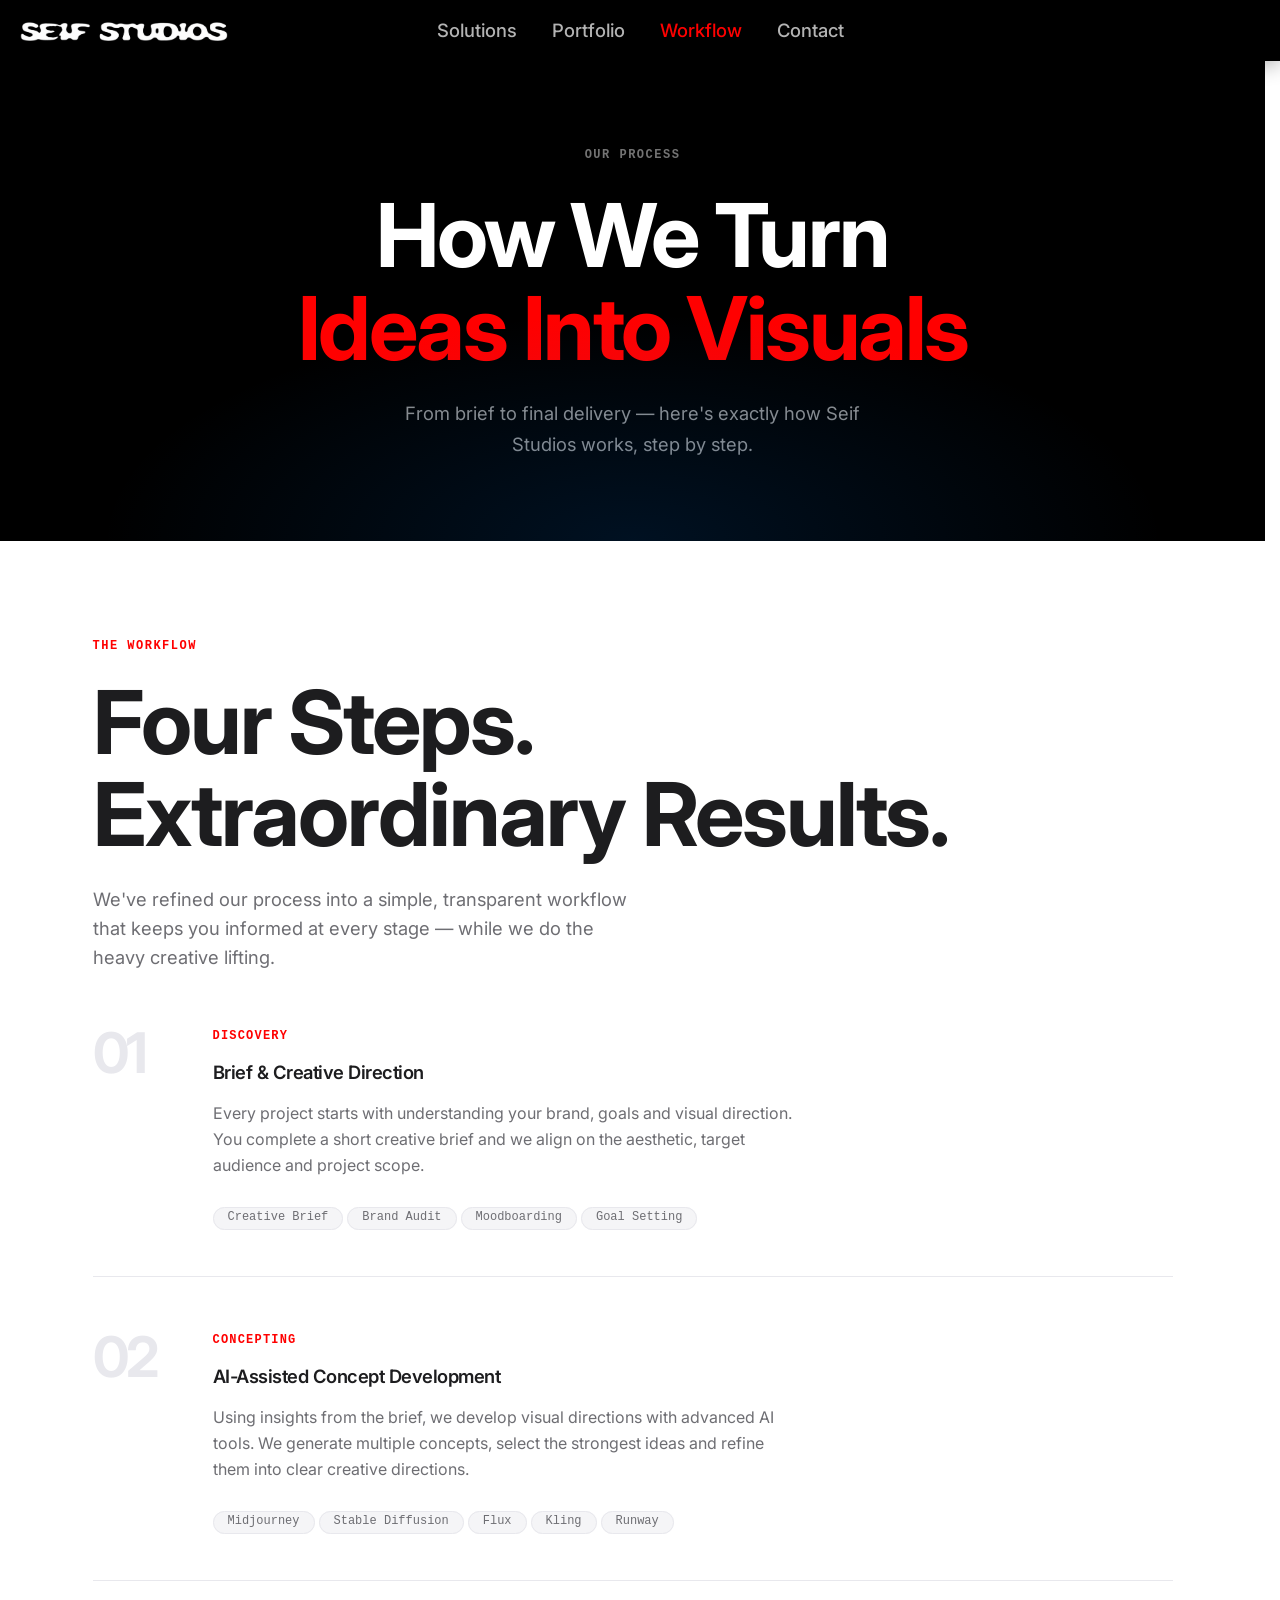
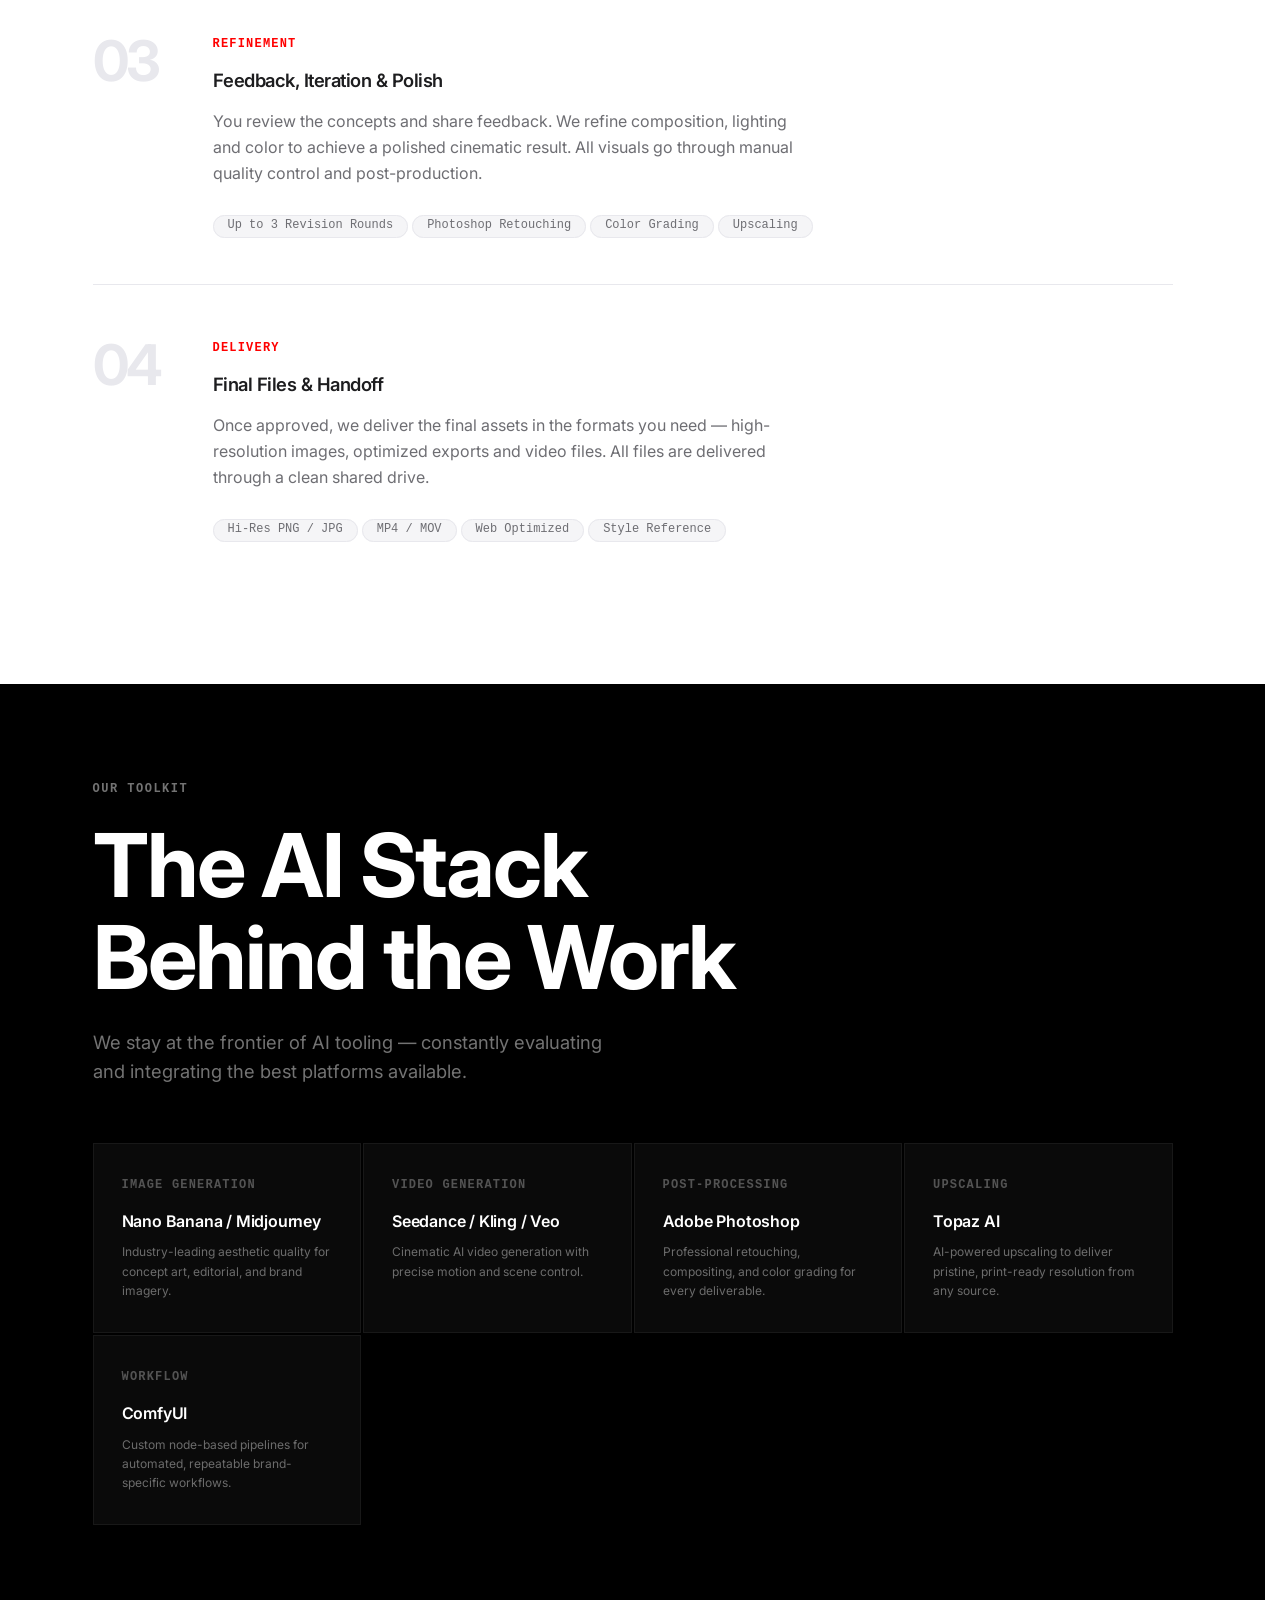
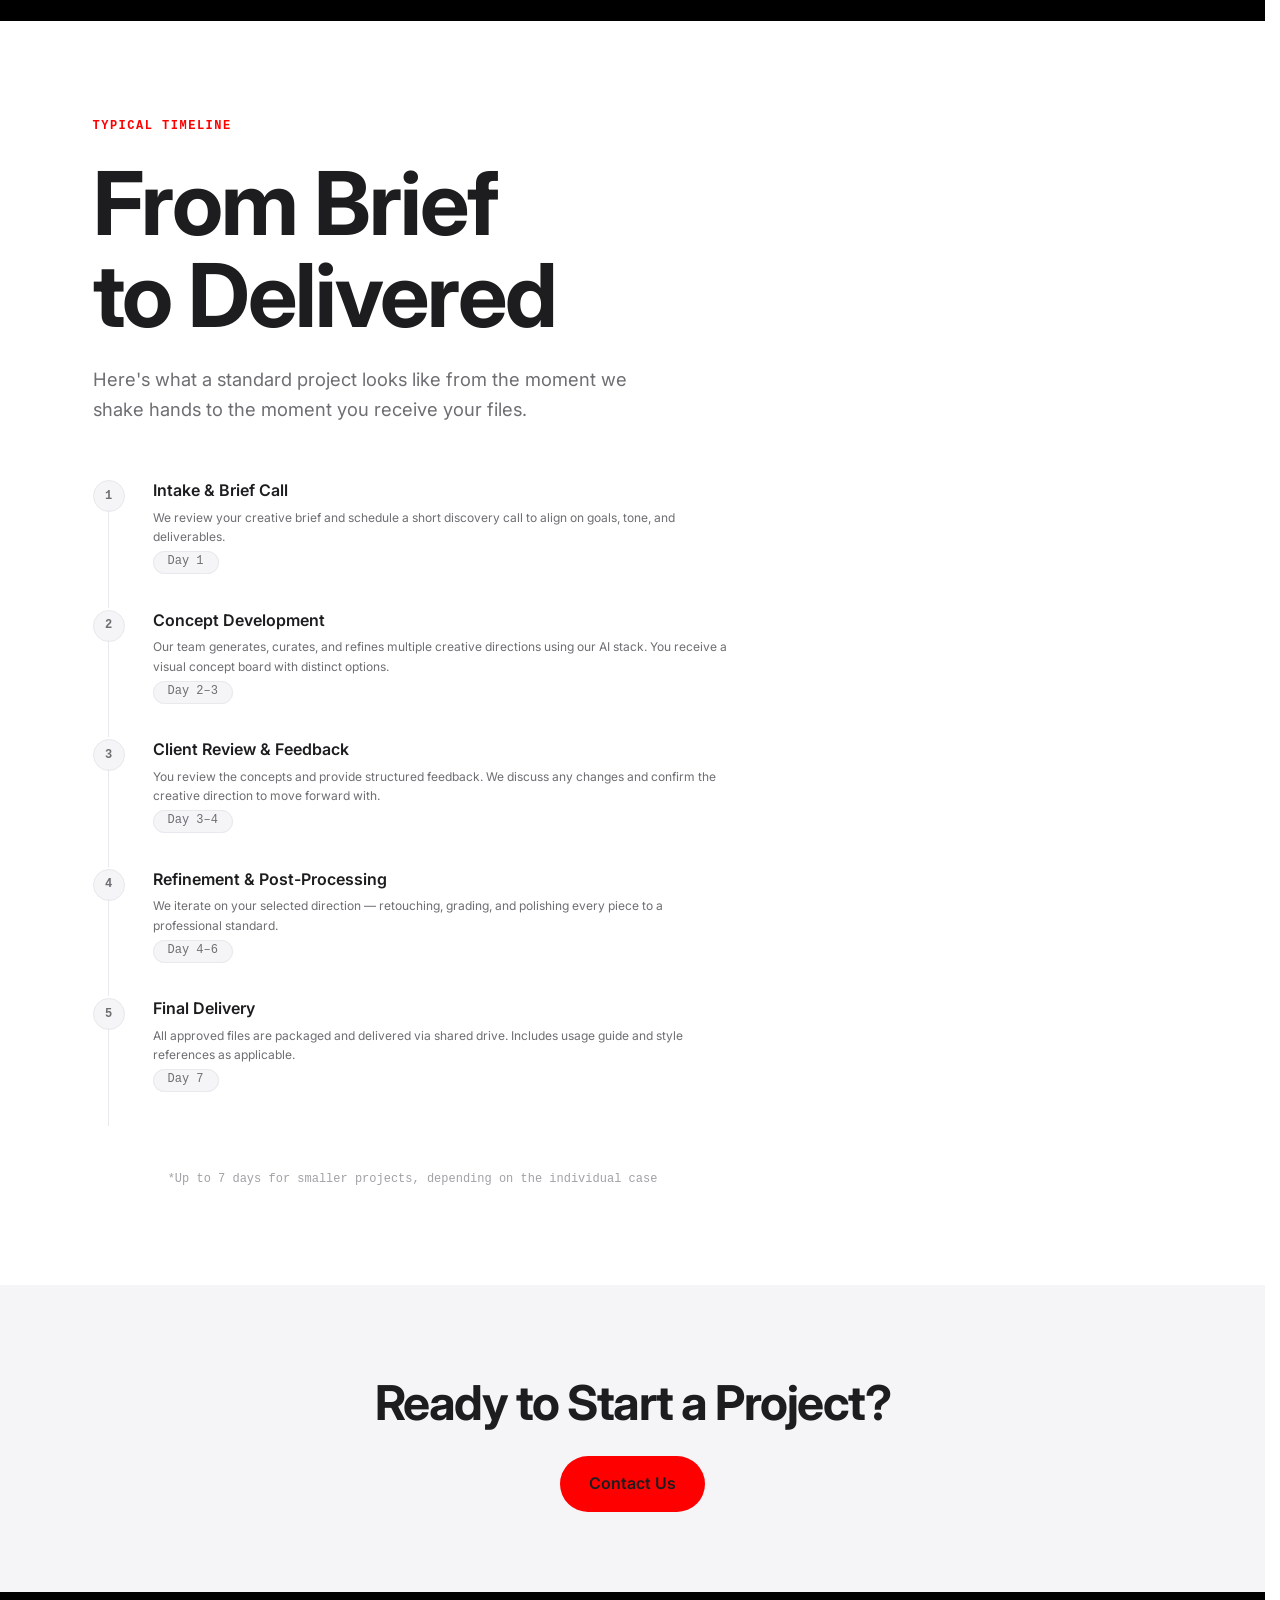
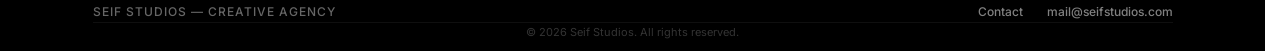
<file: workflow.html>
<!DOCTYPE html>
<html lang="en">

<head>
    <meta charset="UTF-8" />
    <meta name="viewport" content="width=device-width, initial-scale=1.0" />
    <title>How It Works — Seif Studios</title>
    <meta name="description"
        content="Discover how Seif Studios brings your creative vision to life in four simple steps using cutting-edge AI tools and expert human curation." />
    <link rel="preconnect" href="https://fonts.googleapis.com" />
    <link rel="preconnect" href="https://fonts.gstatic.com" crossorigin />
    <link
        href="https://fonts.googleapis.com/css2?family=Inter:ital,opsz,wght@0,14..32,100..900;1,14..32,100..900&display=swap"
        rel="stylesheet" />
    <link rel="icon" href="assets/Logo/LogoSmallS.png" type="image/png" />
    <link rel="stylesheet" href="style.css" />
</head>

<body class="subpage">
    <!-- ─── NAVIGATION ─── -->
    <div id="nav-placeholder"></div>
    <script src="assets/nav.js"></script>

    <main>
        <!-- ─── PAGE HERO ─── -->
        <div class="page-hero">
            <span class="page-hero-eyebrow">Our Process</span>
            <h1>How We Turn<br><em>Ideas Into Visuals</em></h1>
            <p>From brief to final delivery — here's exactly how Seif Studios works, step by step.</p>
        </div>

        <!-- ─── PROCESS STEPS ─── -->
        <section id="process">
            <div class="container">
                <div class="fade-up">
                    <span class="section-eyebrow">The Workflow</span>
                    <h2 class="section-title">Four Steps.<br>Extraordinary Results.</h2>
                    <p class="section-sub">
                        We've refined our process into a simple, transparent workflow that keeps you informed at every
                        stage
                        — while we do the heavy creative lifting.
                    </p>
                </div>

                <div class="steps-list">

                    <div class="step fade-up">
                        <div class="step-num">01</div>
                        <div class="step-body">
                            <span class="step-tag">Discovery</span>
                            <h3>Brief &amp; Creative Direction</h3>
                            <p>
                                Every project starts with understanding your brand, goals and visual direction.
                                You complete a short creative brief and we align on the aesthetic, target audience and
                                project scope.
                            </p>
                            <div class="step-pills">
                                <span class="step-pill">Creative Brief</span>
                                <span class="step-pill">Brand Audit</span>
                                <span class="step-pill">Moodboarding</span>
                                <span class="step-pill">Goal Setting</span>
                            </div>
                        </div>
                    </div>

                    <div class="step fade-up">
                        <div class="step-num">02</div>
                        <div class="step-body">
                            <span class="step-tag">Concepting</span>
                            <h3>AI-Assisted Concept Development</h3>
                            <p>
                                Using insights from the brief, we develop visual directions with advanced AI tools.
                                We generate multiple concepts, select the strongest ideas and refine them into clear
                                creative directions.
                            </p>
                            <div class="step-pills">
                                <span class="step-pill">Midjourney</span>
                                <span class="step-pill">Stable Diffusion</span>
                                <span class="step-pill">Flux</span>
                                <span class="step-pill">Kling</span>
                                <span class="step-pill">Runway</span>
                            </div>
                        </div>
                    </div>

                    <div class="step fade-up">
                        <div class="step-num">03</div>
                        <div class="step-body">
                            <span class="step-tag">Refinement</span>
                            <h3>Feedback, Iteration &amp; Polish</h3>
                            <p>
                                You review the concepts and share feedback.
                                We refine composition, lighting and color to achieve a polished cinematic result.
                                All visuals go through manual quality control and post-production.
                            </p>
                            <div class="step-pills">
                                <span class="step-pill">Up to 3 Revision Rounds</span>
                                <span class="step-pill">Photoshop Retouching</span>
                                <span class="step-pill">Color Grading</span>
                                <span class="step-pill">Upscaling</span>
                            </div>
                        </div>
                    </div>

                    <div class="step fade-up">
                        <div class="step-num">04</div>
                        <div class="step-body">
                            <span class="step-tag">Delivery</span>
                            <h3>Final Files &amp; Handoff</h3>
                            <p>
                                Once approved, we deliver the final assets in the formats you need —
                                high-resolution images, optimized exports and video files.
                                All files are delivered through a clean shared drive.
                            </p>
                            <div class="step-pills">
                                <span class="step-pill">Hi-Res PNG / JPG</span>
                                <span class="step-pill">MP4 / MOV</span>
                                <span class="step-pill">Web Optimized</span>
                                <span class="step-pill">Style Reference</span>
                            </div>
                        </div>
                    </div>

                </div>
            </div>
        </section>

        <!-- ─── AI TOOLS WE USE ─── -->
        <section id="tools">
            <div class="container">
                <div class="fade-up">
                    <span class="section-eyebrow" style="color:rgba(255,255,255,0.45);">Our Toolkit</span>
                    <h2 class="section-title">The AI Stack<br>Behind the Work</h2>
                    <p class="section-sub">
                        We stay at the frontier of AI tooling — constantly evaluating and integrating the best platforms
                        available.
                    </p>
                </div>

                <div class="tools-grid">
                    <div class="tool-card fade-up">
                        <div class="tool-category">Image Generation</div>
                        <h4>Nano Banana / Midjourney</h4>
                        <p>Industry-leading aesthetic quality for concept art, editorial, and brand imagery.</p>
                    </div>

                    <div class="tool-card fade-up">
                        <div class="tool-category">Video Generation</div>
                        <h4>Seedance / Kling / Veo</h4>
                        <p>Cinematic AI video generation with precise motion and scene control.</p>
                    </div>

                    <div class="tool-card fade-up">
                        <div class="tool-category">Post-Processing</div>
                        <h4>Adobe Photoshop</h4>
                        <p>Professional retouching, compositing, and color grading for every deliverable.</p>
                    </div>
                    <div class="tool-card fade-up">
                        <div class="tool-category">Upscaling</div>
                        <h4>Topaz AI</h4>
                        <p>AI-powered upscaling to deliver pristine, print-ready resolution from any source.</p>
                    </div>
                    <div class="tool-card fade-up">
                        <div class="tool-category">Workflow</div>
                        <h4>ComfyUI</h4>
                        <p>Custom node-based pipelines for automated, repeatable brand-specific workflows.</p>
                    </div>
                </div>
            </div>
        </section>

        <!-- ─── DELIVERY TIMELINE ─── -->
        <section id="delivery">
            <div class="container">
                <div class="fade-up">
                    <span class="section-eyebrow">Typical Timeline</span>
                    <h2 class="section-title">From Brief<br>to Delivered</h2>
                    <p class="section-sub">
                        Here's what a standard project looks like from the moment we shake hands to the moment you
                        receive
                        your files.
                    </p>
                </div>

                <div class="timeline" style="padding-top: 5%;">
                    <div class="timeline-item fade-up">
                        <div class="timeline-dot">1</div>
                        <div class="timeline-content">
                            <h4>Intake &amp; Brief Call</h4>
                            <p>We review your creative brief and schedule a short discovery call to align on goals,
                                tone,
                                and deliverables.</p>
                            <span class="step-pill">Day 1</span>
                        </div>
                    </div>

                    <div class="timeline-item fade-up">
                        <div class="timeline-dot">2</div>
                        <div class="timeline-content">
                            <h4>Concept Development</h4>
                            <p>Our team generates, curates, and refines multiple creative directions using our AI stack.
                                You
                                receive a visual concept board with distinct options.</p>
                            <span class="step-pill">Day 2–3</span>
                        </div>
                    </div>

                    <div class="timeline-item fade-up">
                        <div class="timeline-dot">3</div>
                        <div class="timeline-content">
                            <h4>Client Review &amp; Feedback</h4>
                            <p>You review the concepts and provide structured feedback. We discuss any changes and
                                confirm
                                the creative direction to move forward with.</p>
                            <span class="step-pill">Day 3–4</span>
                        </div>
                    </div>

                    <div class="timeline-item fade-up">
                        <div class="timeline-dot">4</div>
                        <div class="timeline-content">
                            <h4>Refinement &amp; Post-Processing</h4>
                            <p>We iterate on your selected direction — retouching, grading, and polishing every piece to
                                a
                                professional standard.</p>
                            <span class="step-pill">Day 4–6</span>
                        </div>
                    </div>

                    <div class="timeline-item fade-up">
                        <div class="timeline-dot">5</div>
                        <div class="timeline-content">
                            <h4>Final Delivery</h4>
                            <p>All approved files are packaged and delivered via shared drive. Includes usage guide and
                                style references as applicable.</p>
                            <span class="step-pill">Day 7</span>
                        </div>
                    </div>
                    <p class="form-note" style="padding-top: 5%;">*Up to 7 days for smaller projects, depending on the
                        individual case</p>
                </div>
            </div>
        </section>

        <!-- ─── CTA ─── -->
        <div class="cta-band fade-up">
            <h2>Ready to Start a Project?</h2>
            <a href="contact.html" class="btn-primary">Contact Us</a>
        </div>
    </main>

    <!-- ─── FOOTER ─── -->
    <footer id="footer-placeholder"></footer>
    <script src="assets/main.js"></script>
    <script src="assets/footer.js"></script>
</body>

</html>
</file>
<file: style.css>
/* ─────────────────────────────────────────
   Seif Studios — Shared Stylesheet
   style.css
───────────────────────────────────────── */

*,
*::before,
*::after {
  box-sizing: border-box;
  margin: 0;
  padding: 0;
}

:root {
  /* Colors */
  --black: #000000;
  --white: #ffffff;
  --gray-50: #f5f5f7;
  --gray-100: #e8e8ed;
  --gray-300: #a1a1a6;
  --gray-500: #6e6e73;
  --gray-700: #1d1d1f;
  --accent: #ff0000;
  --accent-hover: #dc0000;

  /* Typography */
  --font-sans: 'Inter', -apple-system, BlinkMacSystemFont, 'SF Pro Display', sans-serif;
  --font-mono: 'SF Mono', 'Menlo', 'Monaco', 'Courier New', monospace;
  --font-dossis: 'Dossis Ele', -apple-system, BlinkMacSystemFont, 'SF Pro Display', sans-serif;

  --fs-sm: 0.75rem;
  --fs-base: 1rem;
  --fs-lg: 1.15rem;
  --fs-xl: clamp(2.5rem, 7vw, 5.5rem);

  /* Spacing & Borders */
  --radius: 18px;
  --radius-sm: 12px;
  --container-max: 1080px;
}

html {
  scroll-behavior: smooth;
  scrollbar-gutter: stable;
}

body {
  font-family: var(--font-sans);
  background: var(--white);
  color: var(--gray-700);
  line-height: 1.6;
  -webkit-font-smoothing: antialiased;
  -moz-osx-font-smoothing: grayscale;
}

body.home {
  overflow: hidden;
  height: 100vh;
  height: 100dvh;
  width: 100%;
  position: fixed;
}

/* ─── TYPOGRAPHY UTILITIES ─── */
.section-eyebrow {
  display: block;
  font-size: var(--fs-sm);
  font-family: var(--font-mono);
  font-weight: 600;
  letter-spacing: 1.5px;
  text-transform: uppercase;
  color: var(--accent);
  margin-bottom: 20px;
}

.section-title {
  font-size: var(--fs-xl);
  font-weight: 700;
  letter-spacing: -2px;
  line-height: 1.05;
  color: var(--gray-700);
  margin-bottom: 24px;
}

.section-sub {
  font-size: var(--fs-lg);
  color: var(--gray-500);
  max-width: 540px;
  font-weight: 4 bodies;
}

/* ─── LAYOUT ─── */
.container {
  max-width: 1080px;
  margin: 0 auto;
}

section {
  padding: 96px 24px;
}

/* ─── BUTTONS ─── */
.btn-primary,
.btn-ghost-white,
.btn-submit {
  padding: 14px 28px;
  border-radius: 980px;
  font-size: var(--fs-base);
  color: var(--gray-700);
  font-weight: 600;
  text-decoration: none;
  display: inline-block;
  transition: all 0.2s;
  cursor: pointer;
  border: 1px solid transparent;
}

.btn-primary,
.btn-submit {
  background: var(--accent);
  color: var(--gray-700);
}

.btn-primary:hover,
.btn-submit:hover {
  background: var(--accent-hover);
  transform: translateY(-2px);
}

.btn-ghost-white {
  background: rgba(255, 255, 255, 0.1);
  color: #fff;
  border-color: rgba(255, 255, 255, 0.2);
  backdrop-filter: blur(8px);
}

.btn-ghost-white:hover {
  background: rgba(255, 255, 255, 0.18);
  border-color: rgba(255, 255, 255, 0.4);
}

/* ─── FADE-UP ANIMATION ─── */
.fade-up {
  opacity: 0;
  transform: translateY(28px);
  transition: opacity 0.7s ease, transform 0.7s ease;
}

.fade-up.visible {
  opacity: 1;
  transform: translateY(0);
}

/* ════════════════════════════════════
   NAV
════════════════════════════════════ */
/* ════════════════════════════════════
    SITE HEADER & NAVIGATION
   ════════════════════════════════════ */
.site-header {
  position: fixed;
  top: 0;
  left: 0;
  right: 0;
  z-index: 500;
  padding: 0;
  /* Remove padding to allow nav background to touch edges */
  display: flex;
  flex-direction: column;
  align-items: center;
  gap: 0;
  pointer-events: none;
}

.site-header nav,
.site-header .logo-wrap {
  pointer-events: auto;
  /* Re-enable clicks for items */
}

nav {
  display: flex;
  align-items: center;
  justify-content: center;
  width: 100%;
  padding: 16px 60px;
  position: relative;
  z-index: 100;
  transition: all 0.3s ease;
}

.site-header.scrolled nav {
  background: var(--gray-700);
  box-shadow: 0 4px 20px rgba(0, 0, 0, 0.2);
}

.logo-wrap {
  width: 100%;
  display: flex;
  justify-content: center;
  padding: 10px 20px 0;
  transition: opacity 0.4s ease, transform 0.4s ease;
  will-change: opacity, transform;
  pointer-events: none;
  /* Prevents huge logo container from blocking navigation clicks */
}

.nav-logo {

  display: flex;
  align-items: center;
  justify-content: center;
  text-decoration: none;
  text-align: center;
  pointer-events: auto;
  /* Re-enable clicks for the logo text itself */
}

.nav-logo-img {
  width: 750px;
  max-width: 90%;
  height: auto;
  display: block;
  margin: 0 auto;
}

.nav-logo-text {
  display: flex;
  margin-top: 10px;
  flex-direction: column;
  align-items: flex-start;
  /* Align name and sub-text to the left */
  line-height: 0.9;
}

.nav-logo-name {
  font-size: 12rem;

  /* 2x increase */
  font-weight: 900;
  color: var(--white);
  margin-left: 0px;
  margin-top: -30px;
  /* White for visibility on video */
  letter-spacing: 15px;
  text-transform: uppercase;
}

.home .nav-logo-name {
  color: var(--black);
}

.nav-logo-sub {
  font-size: 3.5rem;
  font-family: var(--font-dossis);
  font-weight: 600;
  display: inline-block;
  transform: scaleY(1.1);
  color: var(--accent);
  letter-spacing: 36px;
  text-transform: uppercase;
  margin-top: 0px;
  margin-left: 10px;
}

.nav-links {
  display: flex;
  align-items: center;
  font-weight: 400;
  gap: 23px;
  /* Reduced gap to account for increased link padding */
  list-style: none;
}

.nav-links a {
  text-decoration: none;
  color: rgba(0, 0, 0, 0.6);
  font-size: var(--fs-lg);
  font-weight: 500;
  transition: all 0.2s;
  padding: 10px 6px;
  /* Increased hover hitbox */
  border-radius: 4px;
}

body.subpage .nav-links a {
  color: rgba(255, 255, 255, 0.7);
}


.home .nav-links a {
  color: var(--black);
}

.nav-links a:hover,
.nav-links a.active,
body.subpage .nav-links a:hover,
body.subpage .nav-links a.active {
  color: var(--accent);
  opacity: 1;
}

.nav-sub-logo {
  position: absolute;
  left: 20px;
  top: 50%;
  transform: translateY(-50%);
  display: flex;
  align-items: center;
  text-decoration: none;
  transition: opacity 0.2s;

}

.nav-sub-logo:hover {
  opacity: 0.8;
}

.nav-sub-logo img {
  height: 27px;
  width: auto;
  display: block;
}

/* Removed body.subpage .nav-sub-logo color rule as it's now an image */




/* ─── SUBPAGE HEADER ─── */
body.subpage .site-header nav {
  background: var(--black);
  /* Solid black as requested */
  box-shadow: 0 4px 20px rgba(0, 0, 0, 0.3);
}

body.subpage .logo-wrap {
  opacity: 1 !important;
  transform: scale(1) !important;
  pointer-events: auto !important;
}

.nav-cta {
  position: absolute;
  right: 60px;
  /* Match horizontal padding for edge alignment */


  background: var(--accent);
  color: var(--black);
  padding: 6px 22px;
  border-radius: 980px;
  font-weight: 600;
  font-size: var(--fs-sm);
  text-decoration: none;
  transition: all 0.2s;
  flex-shrink: 0;
  pointer-events: auto;
}

.nav-cta:hover {
  background: var(--accent-hover);
  transform: translateY(-1px);
}

body.home .nav-cta {
  display: none;
}

@media (max-width: 850px) {
  .nav-logo-name {
    font-size: 9rem;
    margin-top: 10px;
    letter-spacing: 8px;
  }

  .nav-logo-sub {
    font-size: 2.2rem;
    letter-spacing: 30px;
    margin-left: 10px;
  }
}

/* Hide hero logo when menu is open */
body.menu-open .logo-wrap {
  opacity: 0 !important;
  visibility: hidden;
  pointer-events: none;
}

@media (max-width: 850px) {
  .nav-links {
    display: none;
  }

  .nav-cta {
    display: none;
    /* Hide Use AI button on small screens to save space, or move into menu */
  }

  .menu-toggle {
    display: flex;
    flex-direction: column;
    justify-content: center;
    gap: 6px;
    cursor: pointer;
    z-index: 301;
    pointer-events: auto;
    position: relative;
    top: auto;
    right: auto;
    margin-right: -10px;
    width: 32px;
    height: 32px;
  }

  .menu-toggle span {
    width: 32px;
    height: 3px;
    background: var(--white);
    transition: all 0.3s cubic-bezier(0.4, 0, 0.2, 1);
    border-radius: 4px;
    display: block;
  }

  /* Transform into X when open */
  body.menu-open .menu-toggle span:nth-child(1) {
    transform: translateY(9px) rotate(45deg);
  }

  body.menu-open .menu-toggle span:nth-child(2) {
    opacity: 0;
    transform: translateX(10px);
  }

  body.menu-open .menu-toggle span:nth-child(3) {
    transform: translateY(-9px) rotate(-45deg);
  }

  .nav-sub-logo {
    position: relative;
    left: 0;
    top: auto;
    transform: none;
  }

  .nav-sub-logo img {
    height: 40px;
  }

  nav {
    padding: 12px 24px;
    display: flex;
    align-items: center;
    justify-content: space-between;
    height: 75px;
  }

  .home nav {
    justify-content: flex-end;
  }

  .dot {
    display: none;
  }

  body.subpage.menu-open .menu-toggle span {
    background: var(--white);
  }
}

/* ─── MOBILE OVERLAY ─── */
.mobile-nav {
  position: fixed;
  inset: 0;
  background: var(--black);
  z-index: 250;
  display: flex;
  flex-direction: column;
  align-items: center;
  justify-content: center;
  padding: 40px;
  opacity: 0;
  visibility: hidden;
  transition: all 0.4s ease;
}

body.menu-open .mobile-nav {
  opacity: 1;
  visibility: visible;
}

.mobile-nav-links {
  list-style: none;
  text-align: center;
  display: flex;
  flex-direction: column;
  gap: 32px;
}

.mobile-nav-links a {
  font-size: 2rem;
  font-weight: 700;
  color: var(--white);
  text-decoration: none;
  letter-spacing: -1px;
}

.mobile-nav-links a.active {
  color: var(--accent);
}

.mobile-nav-cta {
  margin-top: 48px;
  width: 100%;
}

/* ════════════════════════════════════
   MARQUEE STRIP
════════════════════════════════════ */
.marquee-wrap {
  overflow: hidden;
  background: var(--gray-50);
  border-top: 1px solid var(--gray-100);
  border-bottom: 1px solid var(--gray-100);
  padding: 10px 0;
}

.home .marquee-wrap {
  position: fixed;
  bottom: 0;
  left: 0;
  right: 0;
  z-index: 100;
  background: rgba(0, 0, 0, 0.4);
  backdrop-filter: blur(12px);
  -webkit-backdrop-filter: blur(12px);
  border-bottom: none;
  border-top: 1px solid rgba(255, 255, 255, 0.1);
  padding: 12px 0;
}

.home .marquee-item {
  color: rgba(255, 255, 255, 0.8);
}

.marquee-track {
  display: flex;
  gap: 56px;
  animation: marquee 24s linear infinite;
  width: max-content;
}

@keyframes marquee {
  from {
    transform: translateX(0);
  }

  to {
    transform: translateX(-50%);
  }
}

.marquee-item {
  font-size: var(--fs-sm);
  font-family: var(--font-mono);
  font-weight: 500;
  color: var(--gray-500);
  white-space: nowrap;
  text-transform: uppercase;
  letter-spacing: 1.5px;
}

/* ════════════════════════════════════
   HERO (index.html)
════════════════════════════════════ */
#hero {
  position: relative;
  height: 100vh;
  height: 100dvh;
  /* Dynamic viewport height for mobile browsers */
  width: 100%;
  overflow: hidden;
  background: var(--black);
  display: flex;
  flex-direction: column;
  align-items: center;
  justify-content: flex-end;
  /* Move content to the bottom */
  text-align: center;
  padding: 0 24px 10vh;
  /* Reduced bottom padding to move content further down */
}

/* Ensure the center of the screen stays clear */
.hero-content {
  position: relative;
  z-index: 2;
  max-width: 820px;
  margin: 0 auto;
  padding-top: 10vh;
  /* Optional spacing */
}

.hero-carousel {
  position: absolute;
  inset: 0;
  z-index: 0;
}

.hero-carousel .hc-slide {
  position: absolute;
  inset: 0;
  opacity: 0;
  transition: opacity 1.2s ease;
}

.hero-carousel .hc-slide.active {
  opacity: 1;
}

.hero-carousel video {
  width: 100%;
  height: 100%;
  object-fit: cover;
  display: block;
}

.hero-overlay {
  position: absolute;

  inset: 0;
  background: linear-gradient(to bottom,
      rgba(0, 0, 0, 0.15) 0%,
      rgba(0, 0, 0, 0.05) 40%,
      rgba(0, 0, 0, 0.70) 100%);
  z-index: 1;
}

.hero-content {
  position: relative;
  z-index: 2;
  max-width: 820px;
  margin: 0 auto;

}

.hero-eyebrow {
  display: inline-flex;
  align-items: center;
  gap: 8px;
  font-size: var(--fs-sm);
  font-family: var(--font-mono);
  font-weight: 500;
  color: rgba(255, 255, 255, 0.7);
  letter-spacing: 1.5px;
  text-transform: uppercase;
  margin-bottom: 24px;
}

.hero-eyebrow .dot {
  width: 6px;
  height: 6px;
  border-radius: 50%;
  background: var(--accent);
  display: block;
  animation: blink 2s ease infinite;
}

@keyframes blink {

  0%,
  100% {
    opacity: 1;
  }

  50% {
    opacity: 0.3;
  }
}

#hero h1 {
  font-size: var(--fs-xl);
  font-weight: 700;
  letter-spacing: -2.5px;
  line-height: 1.05;
  color: var(--white);
  margin-bottom: 24px;
}

#hero h1 .accent {
  color: var(--accent);
}

.hero-sub {
  font-size: var(--fs-lg);
  color: rgba(255, 255, 255, 0.65);
  max-width: 500px;
  margin: 0 auto 40px;
  font-weight: 400;
  line-height: 1.7;
}

.hero-actions {
  display: flex;
  gap: 14px;
  flex-wrap: wrap;
  justify-content: center;
}

/* Hero carousel dots */
.hero-dots {
  position: absolute;
  bottom: 28px;
  left: 50%;
  transform: translateX(-50%);
  display: flex;
  gap: 8px;
  z-index: 3;
}

.hero-dot {
  width: 6px;
  height: 6px;
  border-radius: 50%;
  background: rgba(255, 255, 255, 0.35);
  cursor: pointer;
  transition: background 0.3s, transform 0.3s;
}

.hero-dot.active {
  background: #fff;
  transform: scale(1.4);
}

/* ════════════════════════════════════
   SERVICES (index.html)
════════════════════════════════════ */
#services {
  background: var(--gray-50);
}

.services-header {
  margin-bottom: 56px;
}

.services-grid {
  display: grid;
  grid-template-columns: repeat(2, 1fr);
  gap: 2px;
}

@media (max-width: 640px) {
  .services-grid {
    grid-template-columns: 1fr;
  }
}

.service-card {
  background: var(--white);
  padding: 0;
  /* Remove padding to handle inner split */
  transition: background 0.3s ease, border-color 0.3s ease, transform 0.3s ease, box-shadow 0.3s ease;
  text-decoration: none;
  display: flex !important;
  border: 1px solid var(--gray-100);
  overflow: hidden;
  min-height: 320px;
}

.service-card:hover {
  background: var(--gray-50);
  border-color: var(--accent);
  box-shadow: 0 10px 30px rgba(0, 0, 0, 0.05);
  transform: translateY(-2px);
}

.service-info {
  flex: 1;
  padding: 40px 36px;
  display: flex;
  flex-direction: column;
}

.service-media {
  width: 40%;
  position: relative;
  overflow: hidden;
  background: var(--gray-50);
}

.service-media img,
.service-media video {
  width: 100%;
  height: 100%;
  object-fit: cover;
  transition: transform 0.5s ease;
}

.service-card:hover .service-media img,
.service-card:hover .service-media video {
  transform: scale(1.05);
}

.service-num {
  font-size: var(--fs-sm);
  font-family: var(--font-mono);
  font-weight: 600;
  letter-spacing: 1.5px;
  color: var(--gray-300);
  text-transform: uppercase;
  margin-bottom: 20px;
  display: block;
}

.service-card h3 {
  font-size: var(--fs-lg);
  font-weight: 600;
  letter-spacing: -0.5px;
  margin-bottom: 12px;
  color: var(--gray-700);
}

.service-card p {
  font-size: var(--fs-base);
  color: var(--gray-500);
  line-height: 1.6;
}

.service-tools {
  display: flex;
  flex-wrap: wrap;
  gap: 8px;
  margin-top: auto;
  /* Push to bottom of info area */
  padding-top: 24px;
}

.service-tool-tag {
  font-size: var(--fs-sm);
  font-family: var(--font-mono);
  font-weight: 500;
  color: var(--gray-500);
  background: var(--black);
  color: var(--white);
  border: 1px solid var(--gray-700);
  border-radius: 980px;
  padding: 4px 12px;
}

@media (max-width: 900px) {
  .service-card {
    flex-direction: column;
  }

  .service-media {
    width: 100%;
    aspect-ratio: 9 / 16;
    height: auto;
  }
}

/* ════════════════════════════════════
   VIDEO REEL CAROUSEL (index.html)
════════════════════════════════════ */
#reel {
  background: var(--black);
  padding: 96px 0;
  overflow: hidden;
}

.reel-header {
  text-align: center;
  padding: 0 24px;
  margin-bottom: 56px;
}

.reel-header .section-title {
  color: var(--white);
}

.reel-header .section-sub {
  color: rgba(255, 255, 255, 0.5);
  margin: 0 auto;
}

.reel-carousel {
  position: relative;
  width: 100%;
  aspect-ratio: 16 / 9;
  max-height: 80vh;
  background: #111;
}

.reel-slide {
  position: absolute;
  inset: 0;
  opacity: 0;
  transition: opacity 1s ease;
}

.reel-slide.active {
  opacity: 1;
}

.reel-slide video {
  width: 100%;
  height: 100%;
  object-fit: cover;
}

.reel-controls {
  display: flex;
  align-items: center;
  justify-content: center;
  gap: 24px;
  margin-top: 28px;
  padding: 0 24px;
}

.reel-btn {
  width: 44px;
  height: 44px;
  border-radius: 50%;
  background: rgba(255, 255, 255, 0.08);
  border: 1px solid rgba(255, 255, 255, 0.12);
  color: #fff;
  font-size: 1.1rem;
  cursor: pointer;
  display: flex;
  align-items: center;
  justify-content: center;
  transition: background 0.2s;
}

.reel-btn:hover {
  background: rgba(255, 255, 255, 0.16);
}

.reel-dots {
  display: flex;
  gap: 8px;
}

.reel-dot {
  width: 20px;
  height: 3px;
  border-radius: 2px;
  background: rgba(255, 255, 255, 0.25);
  cursor: pointer;
  transition: background 0.3s, width 0.3s;
}

.reel-dot.active {
  background: #fff;
  width: 36px;
}

.reel-counter {
  font-size: 0.78rem;
  color: rgba(255, 255, 255, 0.4);
  font-weight: 500;
  min-width: 40px;
  text-align: center;
}

/* ════════════════════════════════════
   GALLERY (index.html)
════════════════════════════════════ */
#gallery {
  background: var(--white);
  padding: 96px 24px;
}

.gallery-header {
  margin-bottom: 48px;
}

.gallery-grid {
  display: grid;
  grid-template-columns: repeat(3, 1fr);
  gap: 3px;
}

@media (max-width: 850px) {
  .gallery-grid {
    grid-template-columns: repeat(2, 1fr);
  }
}

@media (max-width: 480px) {
  .gallery-grid {
    grid-template-columns: 1fr;
  }
}

.gallery-item {
  position: relative;
  aspect-ratio: 9 / 16;
  overflow: hidden;
  cursor: pointer;
  background: var(--gray-50);
}

.gallery-item.landscape {
  aspect-ratio: 16 / 9;
}

.gallery-item img,
.gallery-item video {
  width: 100%;
  height: 100%;
  object-fit: cover;
  display: block;
  transition: transform 0.6s cubic-bezier(0.25, 0.46, 0.45, 0.94);
}

.gallery-item:hover img {
  transform: scale(1.05);
}

.gallery-item-overlay {
  position: absolute;
  inset: 0;
  background: linear-gradient(to top, rgba(0, 0, 0, 0.55) 0%, transparent 50%);
  opacity: 0;
  transition: opacity 0.3s;
  display: flex;
  align-items: flex-end;
  padding: 20px;
}

.gallery-item:hover .gallery-item-overlay {
  opacity: 1;
}

.gallery-item-label {
  color: #fff;
  font-size: var(--fs-sm);
  font-family: var(--font-mono);
  font-weight: 500;
  letter-spacing: 0.5px;
  text-transform: uppercase;
}

.video-grid {
  display: grid;
  grid-template-columns: repeat(3, 1fr);
  gap: 3px;
  align-items: center;
  /* Center items vertically if they have different heights */
}

@media (max-width: 850px) {
  .video-grid {
    grid-template-columns: 1fr;
  }
}

/* ════════════════════════════════════
   LIGHTBOX (index.html)
════════════════════════════════════ */
.lightbox {
  display: none;
  position: fixed;
  inset: 0;
  background: rgba(0, 0, 0, 0.92);
  z-index: 999;
  align-items: center;
  justify-content: center;
}

.lightbox.open {
  display: flex;
}

.lightbox img {
  max-width: 90vw;
  max-height: 92vh;
  object-fit: contain;
  border-radius: 8px;
}

.lightbox-close {
  position: absolute;
  top: 24px;
  right: 28px;
  color: rgba(255, 255, 255, 0.6);
  font-size: 1.8rem;
  cursor: pointer;
  background: none;
  border: none;
  transition: color 0.2s;
  line-height: 1;
}

.lightbox-close:hover {
  color: #fff;
}

/* ════════════════════════════════════
   CONTACT / WAITLIST (index.html)
════════════════════════════════════ */
#contact {
  background: var(--gray-50);
  padding: 96px 24px;
}

.contact-inner {
  max-width: 600px;
  margin: 0 auto;
  text-align: center;
}

.contact-inner .section-sub {
  margin: 0 auto 48px;
}

.waitlist-form {
  display: flex;
  flex-direction: column;
  gap: 12px;
  text-align: left;
}

.form-row {
  display: flex;
  gap: 12px;
}

@media (max-width: 520px) {
  .form-row {
    flex-direction: column;
  }
}

.form-field {
  flex: 1;
  background: var(--white);
  border: 1px solid var(--gray-100);
  border-radius: var(--radius-sm);
  padding: 14px 18px;
  color: var(--gray-700);
  font-size: var(--fs-base);
  font-family: inherit;
  outline: none;
  transition: all 0.2s;
  width: 100%;
}

.form-field::placeholder {
  color: var(--gray-300);
}

.form-field:focus {
  border-color: var(--accent);
  box-shadow: 0 0 0 3px rgba(137, 217, 0, 0.1);
}

.form-select {
  appearance: none;
  background-image: url("data:image/svg+xml,%3Csvg xmlns='http://www.w3.org/2000/svg' width='10' height='6'%3E%3Cpath fill='%236e6e73' d='M5 6L0 0h10z'/%3E%3C/svg%3E");
  background-repeat: no-repeat;
  background-position: right 16px center;
  background-color: var(--white);
  cursor: pointer;
}

.btn-submit {
  background: var(--accent);
  color: #fff;
  border: none;
  padding: 16px;
  border-radius: 980px;
  font-size: 0.95rem;
  font-weight: 500;
  font-family: inherit;
  cursor: pointer;
  transition: background 0.2s, transform 0.2s;
}

.btn-submit:hover {
  background: var(--accent-hover);
  transform: scale(1.01);
}

.form-note {
  text-align: center;
  font-size: var(--fs-sm);
  font-family: var(--font-mono);
  color: var(--gray-300);
  margin-top: 12px;
}

.form-error {
  text-align: center;
  font-size: var(--fs-sm);
  color: #c0392b;
  background: rgba(192, 57, 43, 0.06);
  border: 1px solid rgba(192, 57, 43, 0.15);
  border-radius: var(--radius-sm);
  padding: 10px 16px;
  margin-top: 12px;
}

.success-msg {
  display: none;
  background: var(--white);
  border: 1px solid var(--gray-100);
  border-radius: var(--radius);
  padding: 28px;
  text-align: center;
  color: var(--gray-700);
  font-size: 1rem;
  font-weight: 500;
}

/* ─── NEW CONTACT PAGE STYLES ─── */
/* ─── MINIMALISTIC CONTACT STYLES ─── */
.contact-minimal {
  max-width: 800px;
  margin: 0 auto;
  text-align: center;
}

.contact-header {
  margin-bottom: 10px;
}

.contact-header .section-title {
  font-size: clamp(3rem, 10vw, 6rem);
  letter-spacing: -4px;
  line-height: 0.9;
}

.email-copy-wrap {
  margin-bottom: 100px;
}

.big-contact-text {
  font-size: clamp(1.8rem, 6vw, 4rem);
  font-weight: 700;
  color: var(--gray-700);
  letter-spacing: -2px;
  cursor: text;
  user-select: all;
  /* Makes it easy to click and copy the whole thing */
}

.contact-methods {
  display: flex;
  align-items: center;
  justify-content: center;
  gap: 24px;
  margin-top: 10px;
}

.copy-note {
  font-size: var(--fs-sm);
  font-family: var(--font-mono);
  color: var(--gray-300);
  text-transform: uppercase;
  letter-spacing: 1px;
}

.contact-footer-info {
  display: flex;
  justify-content: space-between;
  align-items: flex-end;
  border-top: 1px solid var(--gray-100);
  padding-top: 40px;
  gap: 40px;
}

.social-links-minimal {
  display: flex;
  gap: 24px;
}

.about-location {
  margin-top: 0 !important;
  font-size: 0.85rem !important;
  color: var(--gray-300) !important;
  text-align: right;
}

@media (max-width: 680px) {
  .contact-footer-info {
    flex-direction: column;
    align-items: flex-start;
    gap: 32px;
  }

  .about-location {
    text-align: left;
  }
}

/* ════════════════════════════════════
   FOOTER (shared)
════════════════════════════════════ */
/* ─── SOCIAL ICON STYLES ─── */
.social-icon-link {
  display: inline-block;
  transition: transform 0.2s, opacity 0.2s;
}

.social-icon-link:hover {
  transform: translateY(-2px);
  opacity: 0.8;
}

.social-icon {
  width: 28px;
  height: 28px;
  filter: grayscale(1) invert(0);
  /* Black by default */
  opacity: 0.7;
  transition: opacity 0.2s;
}

.social-icon-link:hover .social-icon {
  opacity: 1;
}

footer {
  background: var(--black);
  padding: 10px 10px;
}

.footer-top {
  display: flex;
  justify-content: space-between;
  align-items: center;
  gap: 32px;
  flex-wrap: wrap;
  max-width: var(--container-max);
  margin: 0 auto;
}

.footer-brand {
  max-width: 300px;
}

.footer-brand p {
  font-size: var(--fs-sm);
  color: rgba(255, 255, 255, 0.4);
  margin-top: 0;
  font-weight: 500;
  letter-spacing: 1px;
  text-transform: uppercase;
}

.footer-logo-img {
  height: 32px;
  width: auto;
  filter: brightness(0) invert(1);
  opacity: 0.8;
}

.footer-links {
  display: flex;
  flex-direction: row;
  gap: 24px;
  align-items: center;
}

.footer-links a {
  color: rgba(255, 255, 255, 0.5);
  text-decoration: none;
  font-size: var(--fs-sm);
  font-weight: 500;
  transition: color 0.2s;
}

.footer-links a:hover {
  color: var(--accent);
}

.footer-bottom {
  max-width: var(--container-max);
  margin: 1px auto 0;
  border-top: 1px solid rgba(255, 255, 255, 0.06);
  padding-top: 1px;
  font-size: 11px;
  color: rgba(255, 255, 255, 0.2);
  text-align: center;
}

/* ════════════════════════════════════
   WORKFLOW PAGE — page hero
════════════════════════════════════ */
.page-hero {
  padding: 140px 24px 80px;
  text-align: center;
  background: var(--black);
  position: relative;
  overflow: hidden;
}

.page-hero::before {
  content: '';
  position: absolute;
  inset: 0;
  background: radial-gradient(ellipse 60% 60% at 50% 100%, rgba(0, 113, 227, 0.15) 0%, transparent 70%);
  pointer-events: none;
}

.page-hero-eyebrow {
  display: inline-block;
  font-size: var(--fs-sm);
  font-family: var(--font-mono);
  font-weight: 600;
  letter-spacing: 1.5px;
  text-transform: uppercase;
  color: rgba(255, 255, 255, 0.45);
  margin-bottom: 24px;
}

.page-hero h1 {
  font-size: var(--fs-xl);
  font-weight: 700;
  letter-spacing: -2.5px;
  line-height: 1.05;
  color: var(--white);
  margin-bottom: 24px;
}

.page-hero h1 em {
  color: var(--accent);
  font-style: normal;
}

.page-hero p {
  font-size: var(--fs-lg);
  color: rgba(255, 255, 255, 0.55);
  max-width: 480px;
  margin: 0 auto;
  font-weight: 400;
  line-height: 1.7;
}

/* ════════════════════════════════════
   WORKFLOW PAGE — process steps
════════════════════════════════════ */
#process {
  background: var(--white);
}

.steps-list {
  display: flex;
  flex-direction: column;
  gap: 0;
}

.step {
  display: grid;
  grid-template-columns: 80px 1fr;
  gap: 0 40px;
  padding: 48px 0;
  border-bottom: 1px solid var(--gray-100);
  align-items: start;
}

.step:last-child {
  border-bottom: none;
}

.step-num {
  font-size: 3.5rem;
  font-weight: 700;
  letter-spacing: -3px;
  color: var(--gray-100);
  line-height: 1;
  user-select: none;
  padding-top: 4px;
}

.step-num {
  font-size: 3.5rem;
  font-weight: 700;
  letter-spacing: -3px;
  color: var(--gray-100);
  line-height: 1;
  user-select: none;
}

.step-tag {
  display: inline-block;
  font-size: var(--fs-sm);
  font-family: var(--font-mono);
  font-weight: 600;
  letter-spacing: 1.2px;
  text-transform: uppercase;
  color: var(--accent);
  margin-bottom: 12px;
}

.step h3 {
  font-size: var(--fs-lg);
  font-weight: 600;
  letter-spacing: -0.5px;
  color: var(--gray-700);
  margin-bottom: 14px;
}

.step p {
  font-size: var(--fs-base);
  color: var(--gray-500);
  line-height: 1.6;
  max-width: 580px;
  margin-bottom: 24px;
}

.step-pill {
  font-size: var(--fs-sm);
  font-family: var(--font-mono);
  font-weight: 500;
  color: var(--gray-500);
  background: var(--gray-50);
  border: 1px solid var(--gray-100);
  border-radius: 980px;
  padding: 5px 14px;
  padding-top: 2px;
}

@media (max-width: 600px) {
  .step {
    grid-template-columns: 48px 1fr;
    gap: 0 20px;
  }

  .step-num {
    font-size: 2.5rem;
  }
}

/* ════════════════════════════════════
   WORKFLOW PAGE — apart section
════════════════════════════════════ */
#apart {
  background: var(--gray-50);
}

.apart-grid {
  display: grid;
  grid-template-columns: repeat(3, 1fr);
  gap: 2px;
}

@media (max-width: 768px) {
  .apart-grid {
    grid-template-columns: 1fr;
  }
}

.apart-card {
  background: var(--white);
  padding: 40px 32px;
}

.apart-icon {
  font-size: 1.6rem;
  margin-bottom: 20px;
  display: block;
}

.apart-card h3 {
  font-size: 1.1rem;
  font-weight: 600;
  letter-spacing: -0.3px;
  margin-bottom: 10px;
}

.apart-card p {
  font-size: 0.88rem;
  color: var(--gray-500);
  line-height: 1.75;
}

/* ════════════════════════════════════
   WORKFLOW PAGE — tools section
════════════════════════════════════ */
#tools {
  background: var(--black);
  padding: 96px 24px;
}

#tools .section-title {
  color: var(--white);
}

#tools .section-sub {
  color: rgba(255, 255, 255, 0.45);
  margin-bottom: 56px;
}

.tools-grid {
  display: grid;
  grid-template-columns: repeat(4, 1fr);
  gap: 2px;
}

@media (max-width: 850px) {
  .tools-grid {
    grid-template-columns: repeat(2, 1fr);
  }
}

@media (max-width: 480px) {
  .tools-grid {
    grid-template-columns: 1fr;
  }
}

.tool-card {
  background: rgba(255, 255, 255, 0.04);
  border: 1px solid rgba(255, 255, 255, 0.06);
  padding: 32px 28px;
  transition: background 0.2s;
}

.tool-card:hover {
  background: rgba(255, 255, 255, 0.07);
}

.tool-category {
  font-size: var(--fs-sm);
  font-family: var(--font-mono);
  font-weight: 600;
  letter-spacing: 1.2px;
  text-transform: uppercase;
  color: rgba(255, 255, 255, 0.3);
  margin-bottom: 14px;
}

.tool-card h4 {
  font-size: var(--fs-base);
  font-weight: 600;
  color: var(--white);
  margin-bottom: 8px;
  letter-spacing: -0.2px;
}

.tool-card p {
  font-size: var(--fs-sm);
  color: rgba(255, 255, 255, 0.4);
  line-height: 1.6;
}

/* ════════════════════════════════════
   WORKFLOW PAGE — timeline / delivery
════════════════════════════════════ */
#delivery {
  background: var(--white);
}

.timeline {
  display: flex;
  flex-direction: column;
  gap: 0;
  max-width: 640px;
}

.timeline-item {
  display: flex;
  gap: 28px;
  padding-bottom: 36px;
  position: relative;
}

.timeline-item:not(:last-child)::before {
  content: '';
  position: absolute;
  left: 15px;
  top: 32px;
  bottom: 0;
  width: 1px;
  background: var(--gray-100);
}

.timeline-dot {
  width: 32px;
  height: 32px;
  border-radius: 50%;
  background: var(--gray-50);
  border: 1px solid var(--gray-100);
  display: flex;
  align-items: center;
  justify-content: center;
  font-size: var(--fs-sm);
  font-family: var(--font-mono);
  font-weight: 700;
  color: var(--gray-500);
  flex-shrink: 0;
  margin-top: 2px;
}

.timeline-content h4 {
  font-size: var(--fs-base);
  font-weight: 600;
  color: var(--gray-700);
  margin-bottom: 4px;
}

.timeline-content p {
  font-size: var(--fs-sm);
  color: var(--gray-500);
  line-height: 1.6;
}

.timeline-content .duration {
  display: inline-block;
  font-size: var(--fs-sm);
  font-family: var(--font-mono);
  font-weight: 600;
  color: var(--accent);
  background: rgba(137, 217, 0, 0.1);
  border-radius: 980px;
  padding: 4px 12px;
  margin-top: 12px;
}

/* ════════════════════════════════════
   WORKFLOW PAGE — CTA band
════════════════════════════════════ */
.cta-band {
  background: var(--gray-50);
  padding: 80px 24px;
  text-align: center;
}

.cta-band h2 {
  font-size: clamp(1.8rem, 4vw, 3rem);
  font-weight: 700;
  letter-spacing: -1.5px;
  color: var(--gray-700);
  margin-bottom: 14px;
}

.cta-band p {
  font-size: 1rem;
  color: var(--gray-500);
  max-width: 440px;
  margin: 0 auto 36px;
  line-height: 1.75;
}

/* ════════════════════════════════════
   RESPONSIVE HELPERS
════════════════════════════════════ */
@media (max-width: 1024px) {
  footer {
    padding: 20px 20px 16px;
  }

  .footer-top {
    flex-direction: column;
    text-align: center;
    gap: 16px;
  }

  .footer-brand {
    max-width: 100%;
  }

  .footer-brand p {
    margin-bottom: 0;
  }

  .footer-links {
    justify-content: center;
    gap: 16px;
    margin-bottom: 4px;
  }
}

/* ── Portfolio Page Spacing ── */
body.portfolio main {
  padding-top: 240px;
  /* Show "Our Work" below the giant logo on desktop */
}

body.portfolio main>.section-eyebrow {
  padding-left: 24px;
  /* Align with sections gutter on desktop */
  max-width: var(--container-max);
  margin-left: auto;
  margin-right: auto;
}

/* ── Mobile section spacing — portfolio page only ── */
@media (max-width: 850px) {

  /* Clear fixed mobile nav (75px) */
  body.portfolio main {
    padding-top: 96px;
  }

  /* Compact vertical spacing — scoped to portfolio only.
     !important overrides the inline style="padding-top:140px" on each section */
  body.portfolio main section {
    padding-top: 24px !important;
    padding-bottom: 24px !important;
    padding-left: 20px;
    padding-right: 20px;
  }

  /* Align eyebrow with section content on mobile */
  body.portfolio main>.section-eyebrow {
    padding-left: 20px;
    margin-left: 0;
  }

  /* Tighten gallery header gap */
  body.portfolio .gallery-header {
    margin-bottom: 18px;
  }

  /* Eyebrow "Our Work" sits in main padding area — zero extra gap */
  body.portfolio main>.section-eyebrow {
    margin-bottom: 0;
  }
}

/* ════════════════════════════════════
   MOBILE SWIPE CAROUSEL (portfolio)
════════════════════════════════════ */
@media (max-width: 850px) {

  /* Hide the desktop grid on mobile */
  .gallery-grid,
  .video-grid {
    display: none !important;
  }

  /* Wrapper injected by JS around each grid */
  .mob-swiper {
    position: relative;
    width: 100%;
    overflow: hidden;
    border-radius: 0;
    touch-action: pan-y;
    /* allow vertical scroll, capture horizontal */
    user-select: none;
    -webkit-user-select: none;
  }

  /* The sliding track */
  .mob-swiper-track {
    display: flex;
    transition: transform 0.42s cubic-bezier(0.4, 0, 0.2, 1);
    will-change: transform;
  }

  /* Each slide */
  .mob-swiper-slide {
    flex: 0 0 100%;
    width: 100%;
    position: relative;
    overflow: hidden;
    background: #0a0a0a;
  }

  /* Portrait (9:16) slide */
  .mob-swiper-slide.is-portrait {
    aspect-ratio: 9 / 16;
  }

  /* Landscape (16:9) slide */
  .mob-swiper-slide.is-landscape {
    aspect-ratio: 16 / 9;
  }

  /* Fill the slide */
  .mob-swiper-slide img,
  .mob-swiper-slide video {
    width: 100%;
    height: 100%;
    object-fit: cover;
    display: block;
  }

  /* Label always visible at bottom */
  .mob-swiper-label {
    position: absolute;
    bottom: 0;
    left: 0;
    right: 0;
    padding: 40px 20px 18px;
    background: linear-gradient(to top, rgba(0, 0, 0, 0.72) 0%, transparent 100%);
    color: #fff;
    font-size: 0.68rem;
    font-family: var(--font-mono);
    font-weight: 500;
    letter-spacing: 1.5px;
    text-transform: uppercase;
    pointer-events: none;
  }

  /* ── Arrow buttons ── */
  .mob-swiper-btn {
    position: absolute;
    top: 50%;
    transform: translateY(-50%);
    z-index: 10;
    width: 38px;
    height: 38px;
    border-radius: 50%;
    background: rgba(0, 0, 0, 0.55);
    backdrop-filter: blur(8px);
    -webkit-backdrop-filter: blur(8px);
    border: 1px solid rgba(255, 255, 255, 0.14);
    color: #fff;
    font-size: 1rem;
    display: flex;
    align-items: center;
    justify-content: center;
    cursor: pointer;
    transition: background 0.2s, transform 0.2s;
    -webkit-tap-highlight-color: transparent;
  }

  .mob-swiper-btn:active {
    background: rgba(0, 0, 0, 0.8);
    transform: translateY(-50%) scale(0.93);
  }

  .mob-swiper-btn.prev {
    left: 12px;
  }

  .mob-swiper-btn.next {
    right: 12px;
  }

  .mob-swiper-btn svg {
    width: 14px;
    height: 14px;
    stroke: #fff;
    stroke-width: 2.5;
    fill: none;
    stroke-linecap: round;
    stroke-linejoin: round;
  }

  /* dots and counter removed — arrows only */
}
</file>
